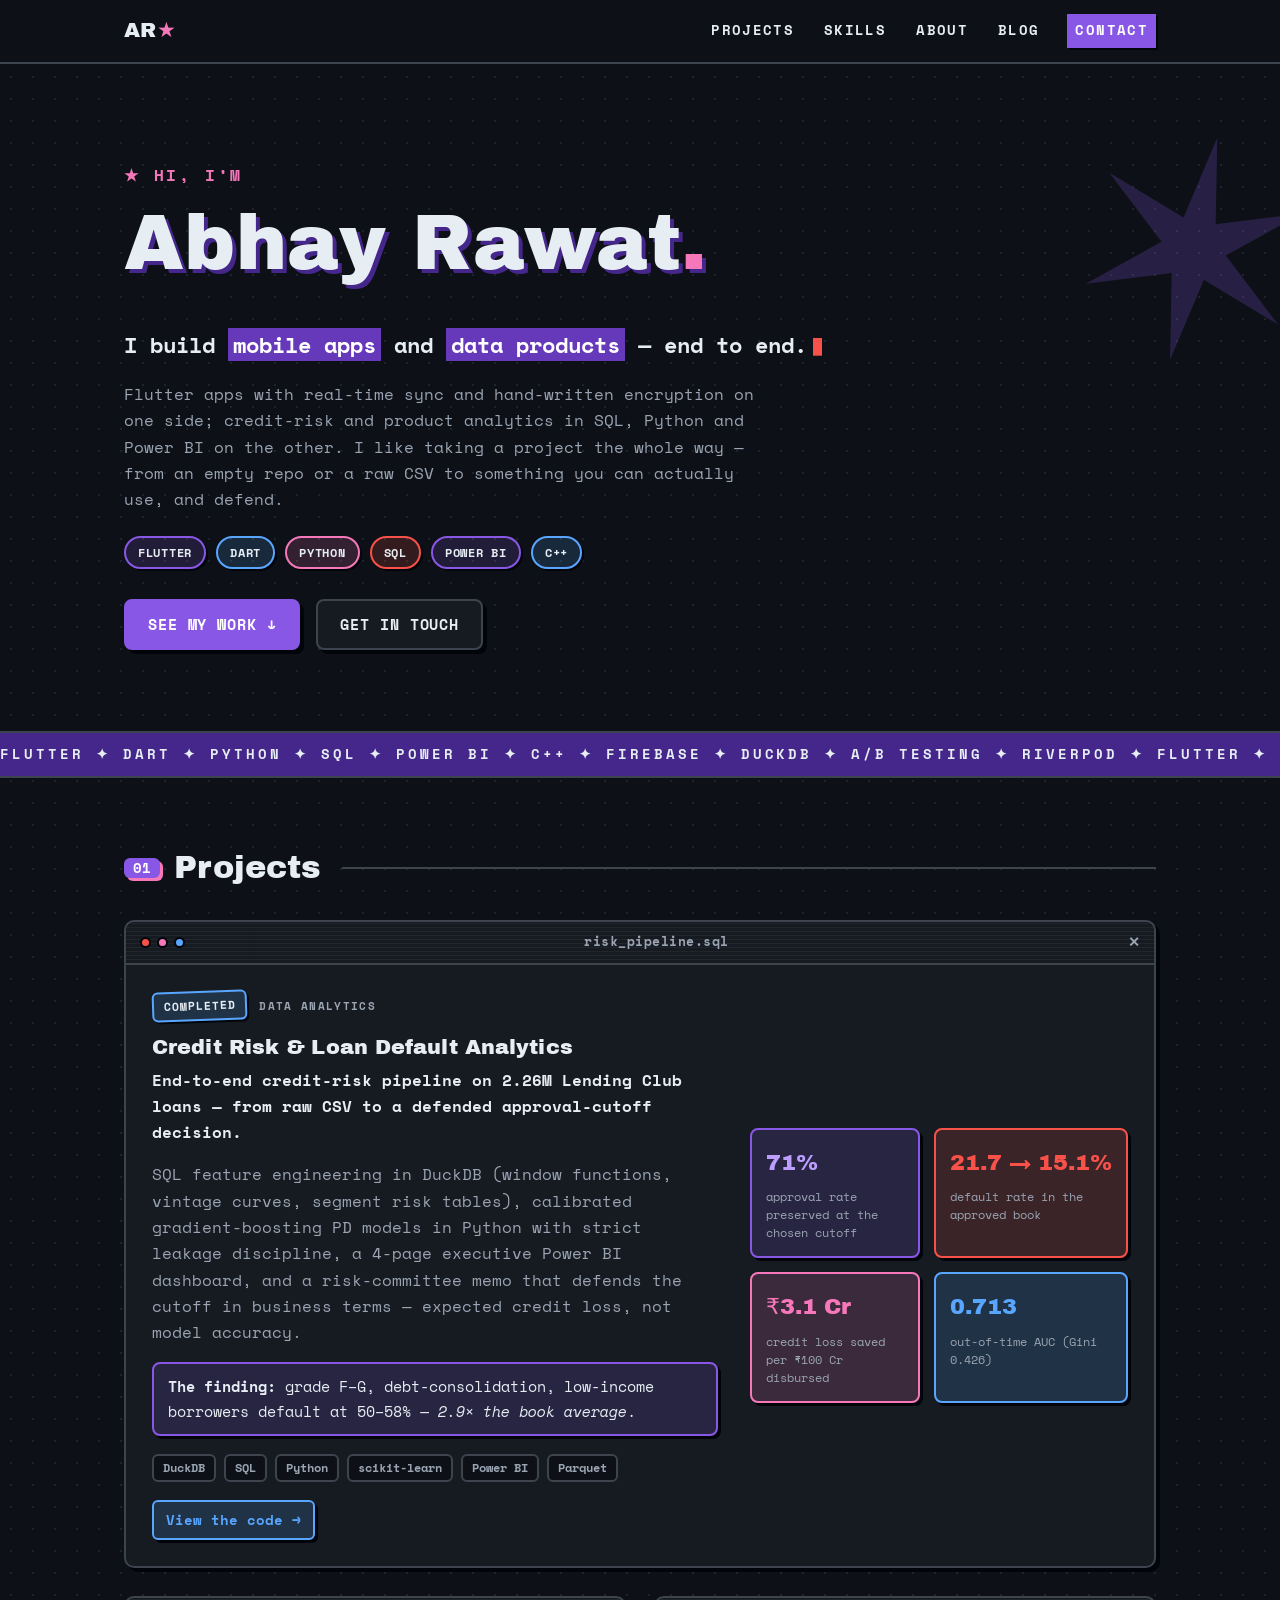
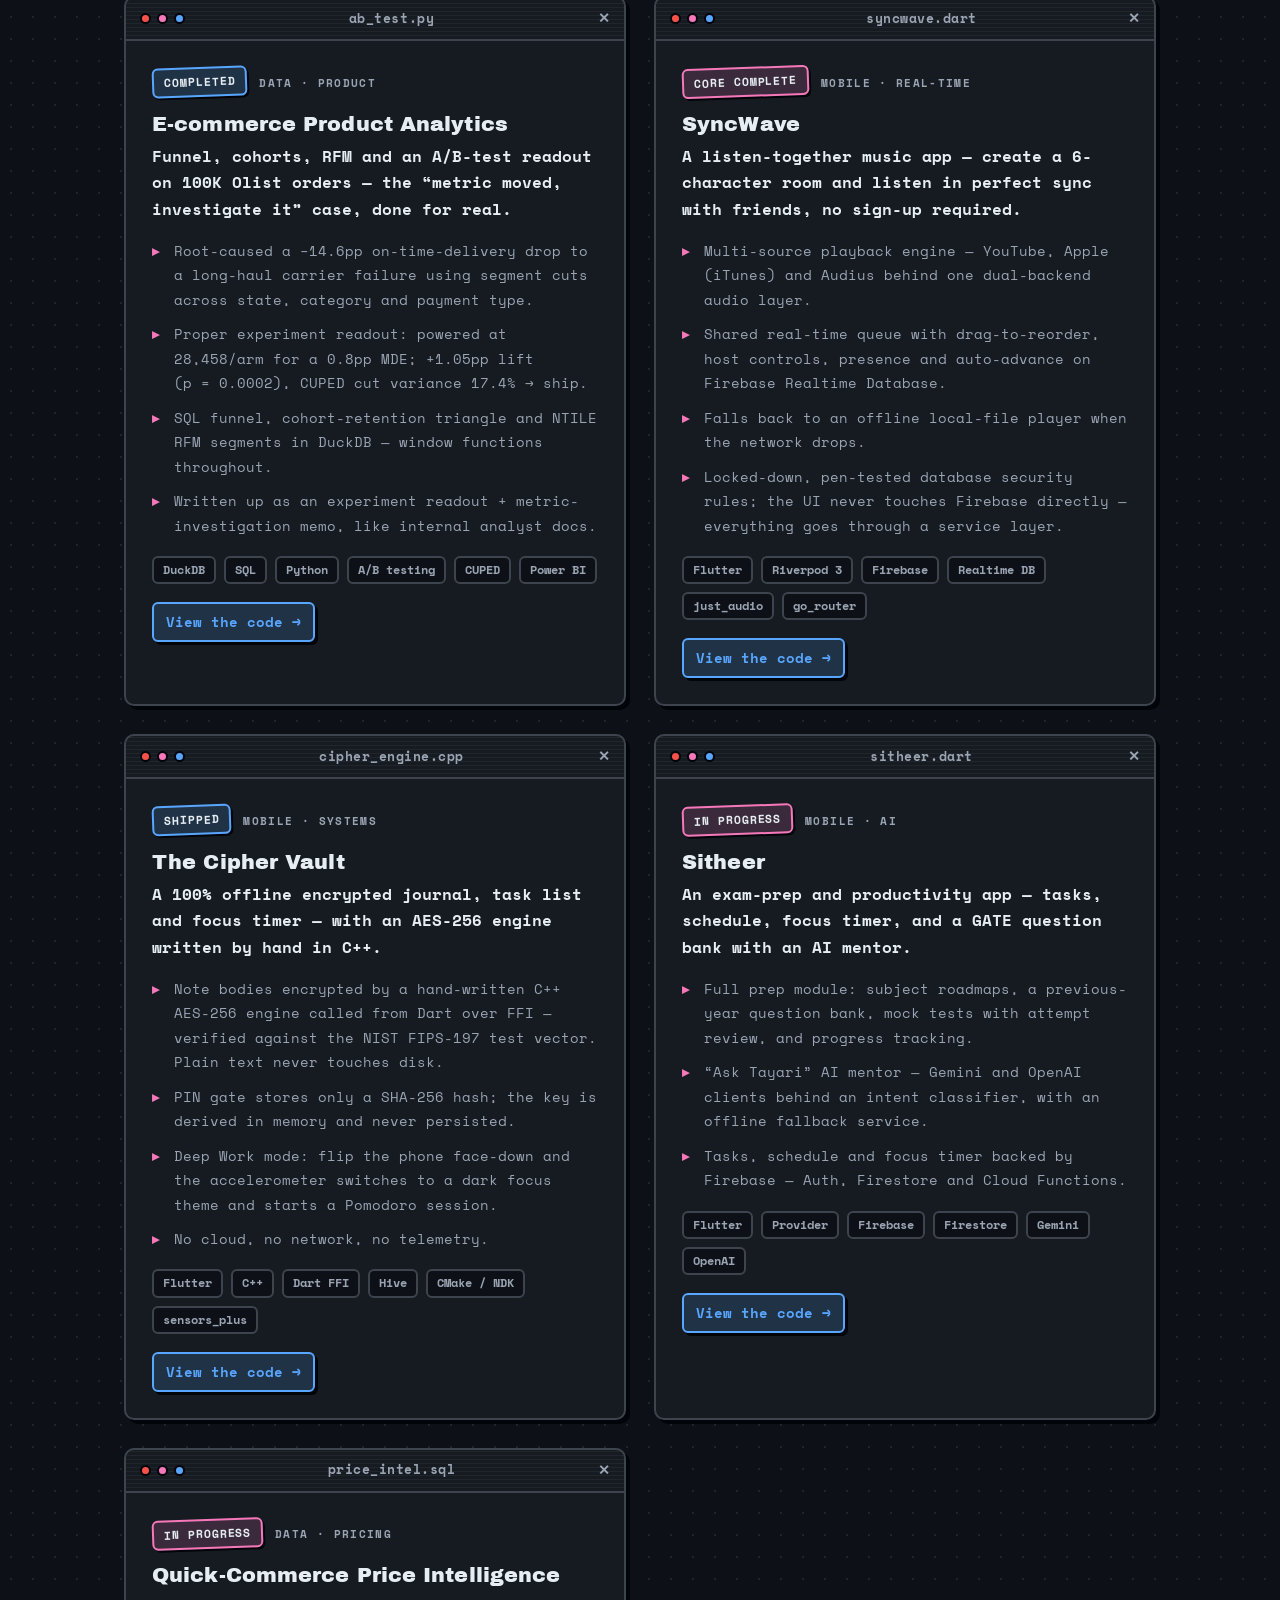
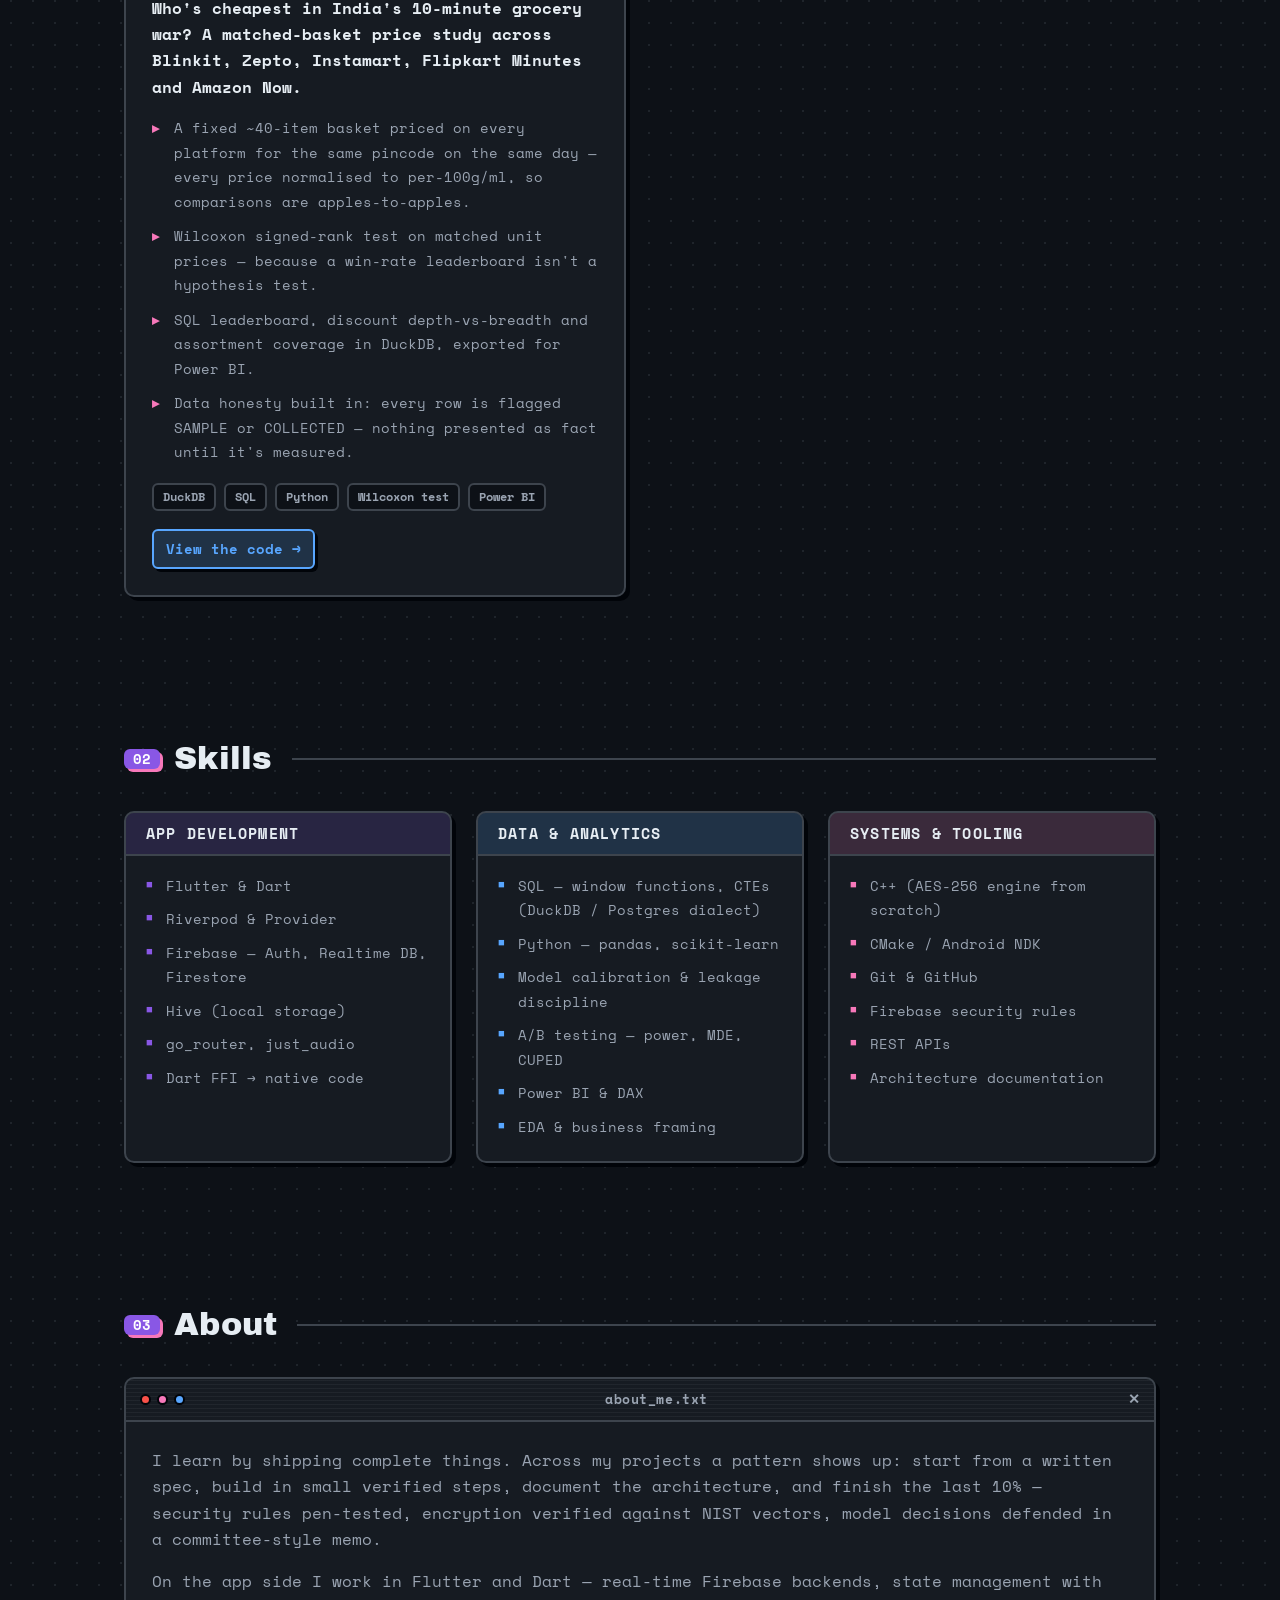
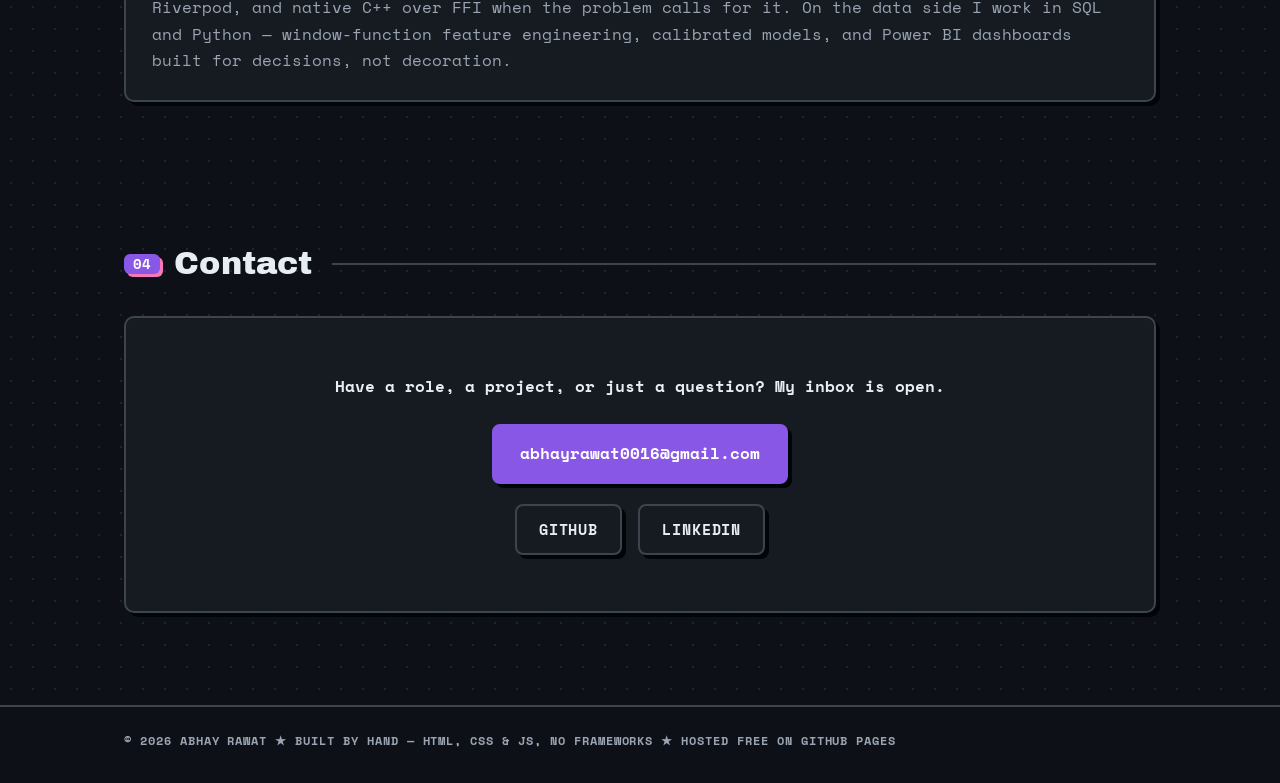
<file: index.html>
<!DOCTYPE html>
<html lang="en">
<head>
  <meta charset="UTF-8">
  <meta name="viewport" content="width=device-width, initial-scale=1.0">
  <title>Abhay Rawat — Flutter Developer &amp; Data Analyst</title>
  <meta name="description" content="Portfolio of Abhay Rawat — Flutter apps with real-time sync and hand-written encryption, plus credit-risk and product analytics in SQL, Python and Power BI.">
  <meta property="og:title" content="Abhay Rawat — Flutter Developer &amp; Data Analyst">
  <meta property="og:description" content="Six projects: mobile apps that sync in real time, an AES-256 engine written from scratch, and analytics pipelines spanning 2.26M loans and 100K e-commerce orders.">
  <meta property="og:type" content="website">
  <meta name="theme-color" content="#0d1117">
  <link rel="icon" href="data:image/svg+xml,%3Csvg xmlns='http://www.w3.org/2000/svg' viewBox='0 0 64 64'%3E%3Crect x='2' y='2' width='60' height='60' rx='10' fill='%230d1117' stroke='%238957e5' stroke-width='4'/%3E%3Ctext x='32' y='43' font-family='Arial Black, sans-serif' font-size='26' font-weight='900' fill='%23e6edf3' text-anchor='middle'%3EAR%3C/text%3E%3C/svg%3E">
  <link rel="preconnect" href="https://fonts.googleapis.com">
  <link rel="preconnect" href="https://fonts.gstatic.com" crossorigin>
  <link href="https://fonts.googleapis.com/css2?family=Archivo+Black&family=Space+Mono:wght@400;700&display=swap" rel="stylesheet">
  <link rel="stylesheet" href="styles.css">
</head>
<body id="top">

  <header class="site-header">
    <nav class="container nav" aria-label="Primary">
      <a class="brand" href="#top">AR<span class="brand-star">★</span></a>
      <div class="nav-links" id="nav-links">
        <a href="#projects" data-nav="projects">Projects</a>
        <a href="#skills" data-nav="skills">Skills</a>
        <a href="#about" data-nav="about">About</a>
        <a href="blog/">Blog</a>
        <a href="#contact" data-nav="contact">Contact</a>
      </div>
      <button class="icon-btn nav-burger" id="nav-burger" aria-label="Open menu" aria-expanded="false" aria-controls="nav-links">
        <svg width="20" height="20" viewBox="0 0 24 24" fill="none" stroke="currentColor" stroke-width="2.5" stroke-linecap="square" aria-hidden="true"><path d="M4 7h16M4 12h16M4 17h16"/></svg>
      </button>
    </nav>
  </header>

  <main>

    <!-- ============ HERO ============ -->
    <section class="hero">
      <div class="container hero-inner">
        <p class="hero-hi reveal">★ hi, i&rsquo;m</p>
        <h1 class="hero-name reveal">Abhay Rawat<span class="hero-dot">.</span></h1>
        <p class="hero-tagline reveal">I build <mark>mobile apps</mark> and <mark>data products</mark> — end to end.<span class="cursor" aria-hidden="true"></span></p>
        <p class="hero-body reveal">
          Flutter apps with real-time sync and hand-written encryption on one side;
          credit-risk and product analytics in SQL, Python and Power BI on the other.
          I like taking a project the whole way — from an empty repo or a raw CSV to
          something you can actually use, and defend.
        </p>
        <div class="hero-chips reveal" aria-label="Core technologies">
          <span class="chip chip-purple">Flutter</span>
          <span class="chip chip-blue">Dart</span>
          <span class="chip chip-pink">Python</span>
          <span class="chip chip-red">SQL</span>
          <span class="chip chip-purple">Power BI</span>
          <span class="chip chip-blue">C++</span>
        </div>
        <div class="hero-cta reveal">
          <a class="btn btn-primary" href="#projects">See my work ↓</a>
          <a class="btn btn-ghost" href="#contact">Get in touch</a>
        </div>
      </div>
    </section>

    <!-- ============ MARQUEE ============ -->
    <div class="marquee" aria-hidden="true">
      <div class="marquee-track">
        <span>FLUTTER ✦ DART ✦ PYTHON ✦ SQL ✦ POWER BI ✦ C++ ✦ FIREBASE ✦ DUCKDB ✦ A/B TESTING ✦ RIVERPOD ✦&nbsp;</span>
        <span>FLUTTER ✦ DART ✦ PYTHON ✦ SQL ✦ POWER BI ✦ C++ ✦ FIREBASE ✦ DUCKDB ✦ A/B TESTING ✦ RIVERPOD ✦&nbsp;</span>
      </div>
    </div>

    <!-- ============ PROJECTS ============ -->
    <section class="section container" id="projects">
      <h2 class="section-title reveal"><span class="section-index">01</span> Projects</h2>

      <!-- Flagship: credit risk -->
      <article class="window card-feature reveal">
        <div class="window-bar">
          <span class="win-dots" aria-hidden="true"><i class="dot-red"></i><i class="dot-pink"></i><i class="dot-blue"></i></span>
          <span class="win-title">risk_pipeline.sql</span>
          <span class="win-x" aria-hidden="true">✕</span>
        </div>
        <div class="window-body card-feature-inner">
          <div class="card-feature-main">
            <div class="card-top">
              <span class="status status-done">Completed</span>
              <span class="card-domain">Data Analytics</span>
            </div>
            <h3>Credit Risk &amp; Loan Default Analytics</h3>
            <p class="card-lead">
              End-to-end credit-risk pipeline on 2.26M Lending Club loans — from raw CSV
              to a defended approval-cutoff decision.
            </p>
            <p class="card-body-text">
              SQL feature engineering in DuckDB (window functions, vintage curves, segment
              risk tables), calibrated gradient-boosting PD models in Python with strict
              leakage discipline, a 4-page executive Power BI dashboard, and a
              risk-committee memo that defends the cutoff in business terms — expected
              credit loss, not model accuracy.
            </p>
            <p class="card-finding">
              <strong>The finding:</strong> grade F&ndash;G, debt-consolidation, low-income
              borrowers default at 50&ndash;58% — <em>2.9&times; the book average</em>.
            </p>
            <ul class="tags" aria-label="Technologies used">
              <li>DuckDB</li><li>SQL</li><li>Python</li><li>scikit-learn</li><li>Power BI</li><li>Parquet</li>
            </ul>
            <a class="card-link" href="https://github.com/licherover9000/credit-risk-analytics" target="_blank" rel="noopener">View the code &rarr;</a>
          </div>
          <div class="card-feature-metrics" aria-label="Headline results">
            <div class="metric">
              <span class="metric-value">71%</span>
              <span class="metric-label">approval rate preserved at the chosen cutoff</span>
            </div>
            <div class="metric">
              <span class="metric-value">21.7 &rarr; 15.1%</span>
              <span class="metric-label">default rate in the approved book</span>
            </div>
            <div class="metric">
              <span class="metric-value">&#8377;3.1 Cr</span>
              <span class="metric-label">credit loss saved per &#8377;100 Cr disbursed</span>
            </div>
            <div class="metric">
              <span class="metric-value">0.713</span>
              <span class="metric-label">out-of-time AUC (Gini 0.426)</span>
            </div>
          </div>
        </div>
      </article>

      <div class="card-grid">
        <!-- E-commerce product analytics -->
        <article class="window reveal">
          <div class="window-bar">
            <span class="win-dots" aria-hidden="true"><i class="dot-red"></i><i class="dot-pink"></i><i class="dot-blue"></i></span>
            <span class="win-title">ab_test.py</span>
            <span class="win-x" aria-hidden="true">✕</span>
          </div>
          <div class="window-body">
            <div class="card-top">
              <span class="status status-done">Completed</span>
              <span class="card-domain">Data &middot; Product</span>
            </div>
            <h3>E-commerce Product Analytics</h3>
            <p class="card-lead">
              Funnel, cohorts, RFM and an A/B-test readout on 100K Olist orders —
              the &ldquo;metric moved, investigate it&rdquo; case, done for real.
            </p>
            <ul class="card-points">
              <li>Root-caused a &minus;14.6pp on-time-delivery drop to a long-haul carrier failure using segment cuts across state, category and payment type.</li>
              <li>Proper experiment readout: powered at 28,458/arm for a 0.8pp MDE; +1.05pp lift (p&nbsp;=&nbsp;0.0002), CUPED cut variance 17.4% &rarr; ship.</li>
              <li>SQL funnel, cohort-retention triangle and NTILE RFM segments in DuckDB — window functions throughout.</li>
              <li>Written up as an experiment readout + metric-investigation memo, like internal analyst docs.</li>
            </ul>
            <ul class="tags" aria-label="Technologies used">
              <li>DuckDB</li><li>SQL</li><li>Python</li><li>A/B testing</li><li>CUPED</li><li>Power BI</li>
            </ul>
            <a class="card-link" href="https://github.com/licherover9000/ecommerce-analytics" target="_blank" rel="noopener">View the code &rarr;</a>
          </div>
        </article>

        <!-- SyncWave -->
        <article class="window reveal">
          <div class="window-bar">
            <span class="win-dots" aria-hidden="true"><i class="dot-red"></i><i class="dot-pink"></i><i class="dot-blue"></i></span>
            <span class="win-title">syncwave.dart</span>
            <span class="win-x" aria-hidden="true">✕</span>
          </div>
          <div class="window-body">
            <div class="card-top">
              <span class="status status-active">Core complete</span>
              <span class="card-domain">Mobile &middot; Real-time</span>
            </div>
            <h3>SyncWave</h3>
            <p class="card-lead">
              A listen-together music app — create a 6-character room and listen in
              perfect sync with friends, no sign-up required.
            </p>
            <ul class="card-points">
              <li>Multi-source playback engine — YouTube, Apple (iTunes) and Audius behind one dual-backend audio layer.</li>
              <li>Shared real-time queue with drag-to-reorder, host controls, presence and auto-advance on Firebase Realtime Database.</li>
              <li>Falls back to an offline local-file player when the network drops.</li>
              <li>Locked-down, pen-tested database security rules; the UI never touches Firebase directly — everything goes through a service layer.</li>
            </ul>
            <ul class="tags" aria-label="Technologies used">
              <li>Flutter</li><li>Riverpod 3</li><li>Firebase</li><li>Realtime DB</li><li>just_audio</li><li>go_router</li>
            </ul>
            <a class="card-link" href="https://github.com/licherover9000/syncwave" target="_blank" rel="noopener">View the code &rarr;</a>
          </div>
        </article>

        <!-- Cipher Vault -->
        <article class="window reveal">
          <div class="window-bar">
            <span class="win-dots" aria-hidden="true"><i class="dot-red"></i><i class="dot-pink"></i><i class="dot-blue"></i></span>
            <span class="win-title">cipher_engine.cpp</span>
            <span class="win-x" aria-hidden="true">✕</span>
          </div>
          <div class="window-body">
            <div class="card-top">
              <span class="status status-done">Shipped</span>
              <span class="card-domain">Mobile &middot; Systems</span>
            </div>
            <h3>The Cipher Vault</h3>
            <p class="card-lead">
              A 100% offline encrypted journal, task list and focus timer — with an
              AES-256 engine written by hand in C++.
            </p>
            <ul class="card-points">
              <li>Note bodies encrypted by a hand-written C++ AES-256 engine called from Dart over FFI — verified against the NIST FIPS-197 test vector. Plain text never touches disk.</li>
              <li>PIN gate stores only a SHA-256 hash; the key is derived in memory and never persisted.</li>
              <li>Deep Work mode: flip the phone face-down and the accelerometer switches to a dark focus theme and starts a Pomodoro session.</li>
              <li>No cloud, no network, no telemetry.</li>
            </ul>
            <ul class="tags" aria-label="Technologies used">
              <li>Flutter</li><li>C++</li><li>Dart FFI</li><li>Hive</li><li>CMake / NDK</li><li>sensors_plus</li>
            </ul>
            <a class="card-link" href="https://github.com/licherover9000/cipher_vault" target="_blank" rel="noopener">View the code &rarr;</a>
          </div>
        </article>

        <!-- Sitheer -->
        <article class="window reveal">
          <div class="window-bar">
            <span class="win-dots" aria-hidden="true"><i class="dot-red"></i><i class="dot-pink"></i><i class="dot-blue"></i></span>
            <span class="win-title">sitheer.dart</span>
            <span class="win-x" aria-hidden="true">✕</span>
          </div>
          <div class="window-body">
            <div class="card-top">
              <span class="status status-active">In progress</span>
              <span class="card-domain">Mobile &middot; AI</span>
            </div>
            <h3>Sitheer</h3>
            <p class="card-lead">
              An exam-prep and productivity app — tasks, schedule, focus timer, and a
              GATE question bank with an AI mentor.
            </p>
            <ul class="card-points">
              <li>Full prep module: subject roadmaps, a previous-year question bank, mock tests with attempt review, and progress tracking.</li>
              <li>&ldquo;Ask Tayari&rdquo; AI mentor — Gemini and OpenAI clients behind an intent classifier, with an offline fallback service.</li>
              <li>Tasks, schedule and focus timer backed by Firebase — Auth, Firestore and Cloud Functions.</li>
            </ul>
            <ul class="tags" aria-label="Technologies used">
              <li>Flutter</li><li>Provider</li><li>Firebase</li><li>Firestore</li><li>Gemini</li><li>OpenAI</li>
            </ul>
            <a class="card-link" href="https://github.com/licherover9000/sitheer" target="_blank" rel="noopener">View the code &rarr;</a>
          </div>
        </article>

        <!-- Quick-commerce price intelligence -->
        <article class="window reveal">
          <div class="window-bar">
            <span class="win-dots" aria-hidden="true"><i class="dot-red"></i><i class="dot-pink"></i><i class="dot-blue"></i></span>
            <span class="win-title">price_intel.sql</span>
            <span class="win-x" aria-hidden="true">✕</span>
          </div>
          <div class="window-body">
            <div class="card-top">
              <span class="status status-active">In progress</span>
              <span class="card-domain">Data &middot; Pricing</span>
            </div>
            <h3>Quick-Commerce Price Intelligence</h3>
            <p class="card-lead">
              Who's cheapest in India's 10-minute grocery war? A matched-basket price
              study across Blinkit, Zepto, Instamart, Flipkart Minutes and Amazon Now.
            </p>
            <ul class="card-points">
              <li>A fixed ~40-item basket priced on every platform for the same pincode on the same day — every price normalised to per-100g/ml, so comparisons are apples-to-apples.</li>
              <li>Wilcoxon signed-rank test on matched unit prices — because a win-rate leaderboard isn't a hypothesis test.</li>
              <li>SQL leaderboard, discount depth-vs-breadth and assortment coverage in DuckDB, exported for Power BI.</li>
              <li>Data honesty built in: every row is flagged SAMPLE or COLLECTED — nothing presented as fact until it's measured.</li>
            </ul>
            <ul class="tags" aria-label="Technologies used">
              <li>DuckDB</li><li>SQL</li><li>Python</li><li>Wilcoxon test</li><li>Power BI</li>
            </ul>
            <a class="card-link" href="https://github.com/licherover9000/quick-commerce-intel" target="_blank" rel="noopener">View the code &rarr;</a>
          </div>
        </article>
      </div>
    </section>

    <!-- ============ SKILLS ============ -->
    <section class="section container" id="skills">
      <h2 class="section-title reveal"><span class="section-index">02</span> Skills</h2>
      <div class="skills-grid">
        <div class="skill-group reveal">
          <h3 class="skill-head skill-head-purple">App Development</h3>
          <ul>
            <li>Flutter &amp; Dart</li>
            <li>Riverpod &amp; Provider</li>
            <li>Firebase — Auth, Realtime DB, Firestore</li>
            <li>Hive (local storage)</li>
            <li>go_router, just_audio</li>
            <li>Dart FFI &rarr; native code</li>
          </ul>
        </div>
        <div class="skill-group reveal">
          <h3 class="skill-head skill-head-blue">Data &amp; Analytics</h3>
          <ul>
            <li>SQL — window functions, CTEs (DuckDB / Postgres dialect)</li>
            <li>Python — pandas, scikit-learn</li>
            <li>Model calibration &amp; leakage discipline</li>
            <li>A/B testing — power, MDE, CUPED</li>
            <li>Power BI &amp; DAX</li>
            <li>EDA &amp; business framing</li>
          </ul>
        </div>
        <div class="skill-group reveal">
          <h3 class="skill-head skill-head-pink">Systems &amp; Tooling</h3>
          <ul>
            <li>C++ (AES-256 engine from scratch)</li>
            <li>CMake / Android NDK</li>
            <li>Git &amp; GitHub</li>
            <li>Firebase security rules</li>
            <li>REST APIs</li>
            <li>Architecture documentation</li>
          </ul>
        </div>
      </div>
    </section>

    <!-- ============ ABOUT ============ -->
    <section class="section container" id="about">
      <h2 class="section-title reveal"><span class="section-index">03</span> About</h2>
      <article class="window reveal">
        <div class="window-bar">
          <span class="win-dots" aria-hidden="true"><i class="dot-red"></i><i class="dot-pink"></i><i class="dot-blue"></i></span>
          <span class="win-title">about_me.txt</span>
          <span class="win-x" aria-hidden="true">✕</span>
        </div>
        <div class="window-body about-body">
          <p>
            I learn by shipping complete things. Across my projects a pattern shows up:
            start from a written spec, build in small verified steps, document the
            architecture, and finish the last 10% — security rules pen-tested, encryption
            verified against NIST vectors, model decisions defended in a committee-style memo.
          </p>
          <p>
            On the app side I work in Flutter and Dart — real-time Firebase backends,
            state management with Riverpod, and native C++ over FFI when the problem
            calls for it. On the data side I work in SQL and Python — window-function
            feature engineering, calibrated models, and Power BI dashboards built for
            decisions, not decoration.
          </p>
          <!-- TODO(Abhay): add a short line here about your background / education and
               what kind of role you're looking for. -->
        </div>
      </article>
    </section>

    <!-- ============ CONTACT ============ -->
    <section class="section container" id="contact">
      <h2 class="section-title reveal"><span class="section-index">04</span> Contact</h2>
      <div class="contact-box reveal">
        <p class="contact-lead">Have a role, a project, or just a question? My inbox is open.</p>
        <a class="btn btn-primary btn-lg" href="mailto:abhayrawat0016@gmail.com">abhayrawat0016@gmail.com</a>
        <div class="contact-links">
          <a class="btn btn-ghost" href="https://github.com/licherover9000" target="_blank" rel="noopener">GitHub</a>
          <a class="btn btn-ghost" href="https://www.linkedin.com/in/abhayrawat1901" target="_blank" rel="noopener">LinkedIn</a>
        </div>
      </div>
    </section>

  </main>

  <footer class="site-footer">
    <div class="container">
      <p>© <span id="year">2026</span> ABHAY RAWAT ★ BUILT BY HAND — HTML, CSS &amp; JS, NO FRAMEWORKS ★ HOSTED FREE ON GITHUB PAGES</p>
    </div>
  </footer>

  <script src="script.js"></script>
</body>
</html>
</file>
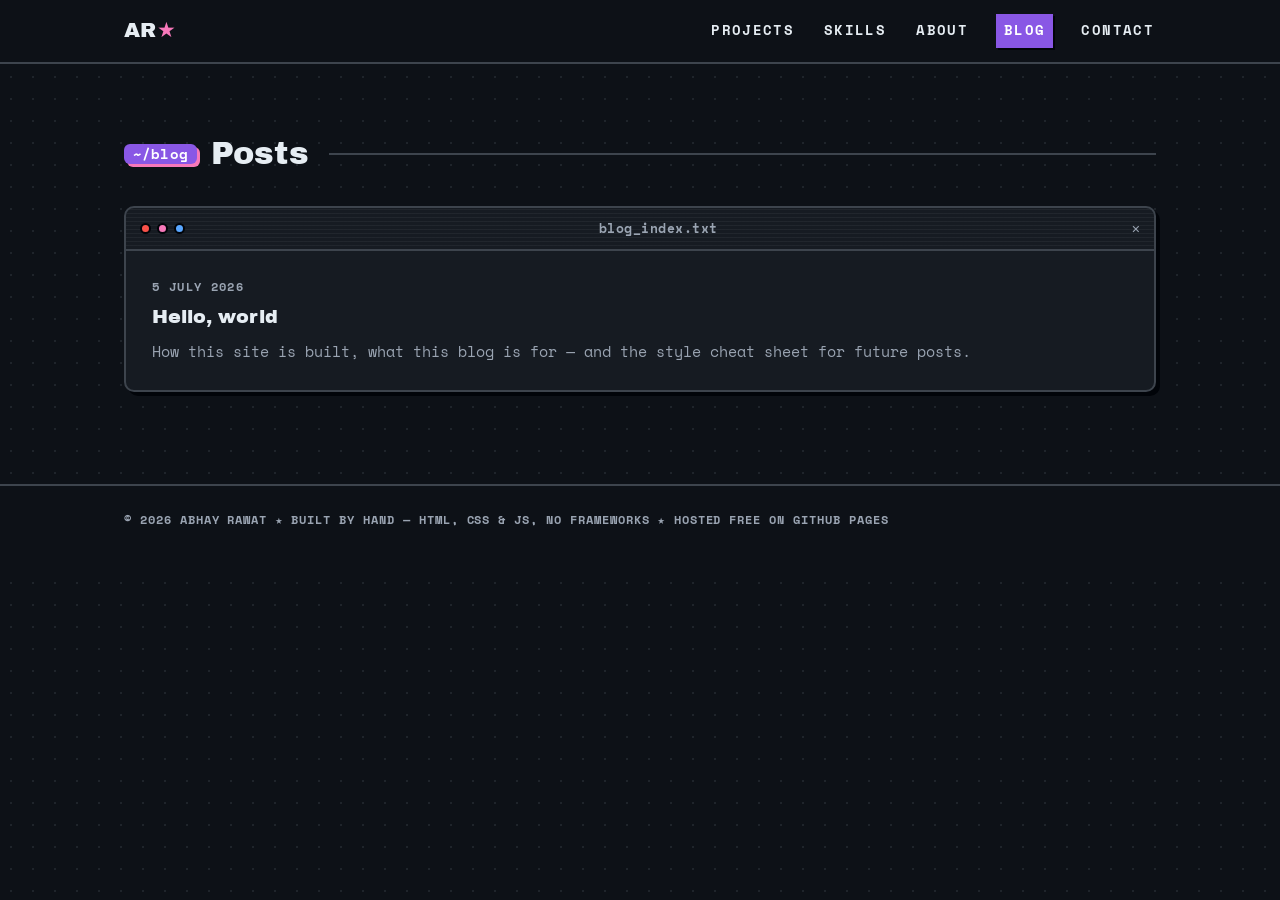
<file: blog/index.html>
<!DOCTYPE html>
<html lang="en">
<head>
  <meta charset="UTF-8">
  <meta name="viewport" content="width=device-width, initial-scale=1.0">
  <title>Blog — Abhay Rawat</title>
  <meta name="description" content="Notes on what I build — Flutter apps, SQL pipelines, and what breaks along the way.">
  <meta name="theme-color" content="#0d1117">
  <link rel="icon" href="data:image/svg+xml,%3Csvg xmlns='http://www.w3.org/2000/svg' viewBox='0 0 64 64'%3E%3Crect x='2' y='2' width='60' height='60' rx='10' fill='%230d1117' stroke='%238957e5' stroke-width='4'/%3E%3Ctext x='32' y='43' font-family='Arial Black, sans-serif' font-size='26' font-weight='900' fill='%23e6edf3' text-anchor='middle'%3EAR%3C/text%3E%3C/svg%3E">
  <link rel="preconnect" href="https://fonts.googleapis.com">
  <link rel="preconnect" href="https://fonts.gstatic.com" crossorigin>
  <link href="https://fonts.googleapis.com/css2?family=Archivo+Black&family=Space+Mono:wght@400;700&display=swap" rel="stylesheet">
  <link rel="stylesheet" href="../styles.css">
</head>
<body>

  <header class="site-header">
    <nav class="container nav" aria-label="Primary">
      <a class="brand" href="../index.html">AR<span class="brand-star">★</span></a>
      <div class="nav-links" id="nav-links">
        <a href="../index.html#projects">Projects</a>
        <a href="../index.html#skills">Skills</a>
        <a href="../index.html#about">About</a>
        <a href="index.html" class="active">Blog</a>
        <a href="../index.html#contact">Contact</a>
      </div>
      <button class="icon-btn nav-burger" id="nav-burger" aria-label="Open menu" aria-expanded="false" aria-controls="nav-links">
        <svg width="20" height="20" viewBox="0 0 24 24" fill="none" stroke="currentColor" stroke-width="2.5" stroke-linecap="square" aria-hidden="true"><path d="M4 7h16M4 12h16M4 17h16"/></svg>
      </button>
    </nav>
  </header>

  <main>
    <section class="section container">
      <h2 class="section-title"><span class="section-index">~/blog</span> Posts</h2>

      <article class="window">
        <div class="window-bar">
          <span class="win-dots" aria-hidden="true"><i class="dot-red"></i><i class="dot-pink"></i><i class="dot-blue"></i></span>
          <span class="win-title">blog_index.txt</span>
          <span class="win-x" aria-hidden="true">✕</span>
        </div>
        <div class="window-body">
          <ul class="post-list">
            <!-- Newest post on top. To add a post: copy the latest post file,
                 rename it (date-slug.html), write it, then add an <li> here. -->
            <li>
              <span class="post-date">5 July 2026</span>
              <a class="post-title" href="2026-07-05-hello-world.html">Hello, world</a>
              <p>How this site is built, what this blog is for — and the style cheat sheet for future posts.</p>
            </li>
          </ul>
        </div>
      </article>
    </section>
  </main>

  <footer class="site-footer">
    <div class="container">
      <p>© <span id="year">2026</span> ABHAY RAWAT ★ BUILT BY HAND — HTML, CSS &amp; JS, NO FRAMEWORKS ★ HOSTED FREE ON GITHUB PAGES</p>
    </div>
  </footer>

  <script src="../script.js"></script>
</body>
</html>
</file>
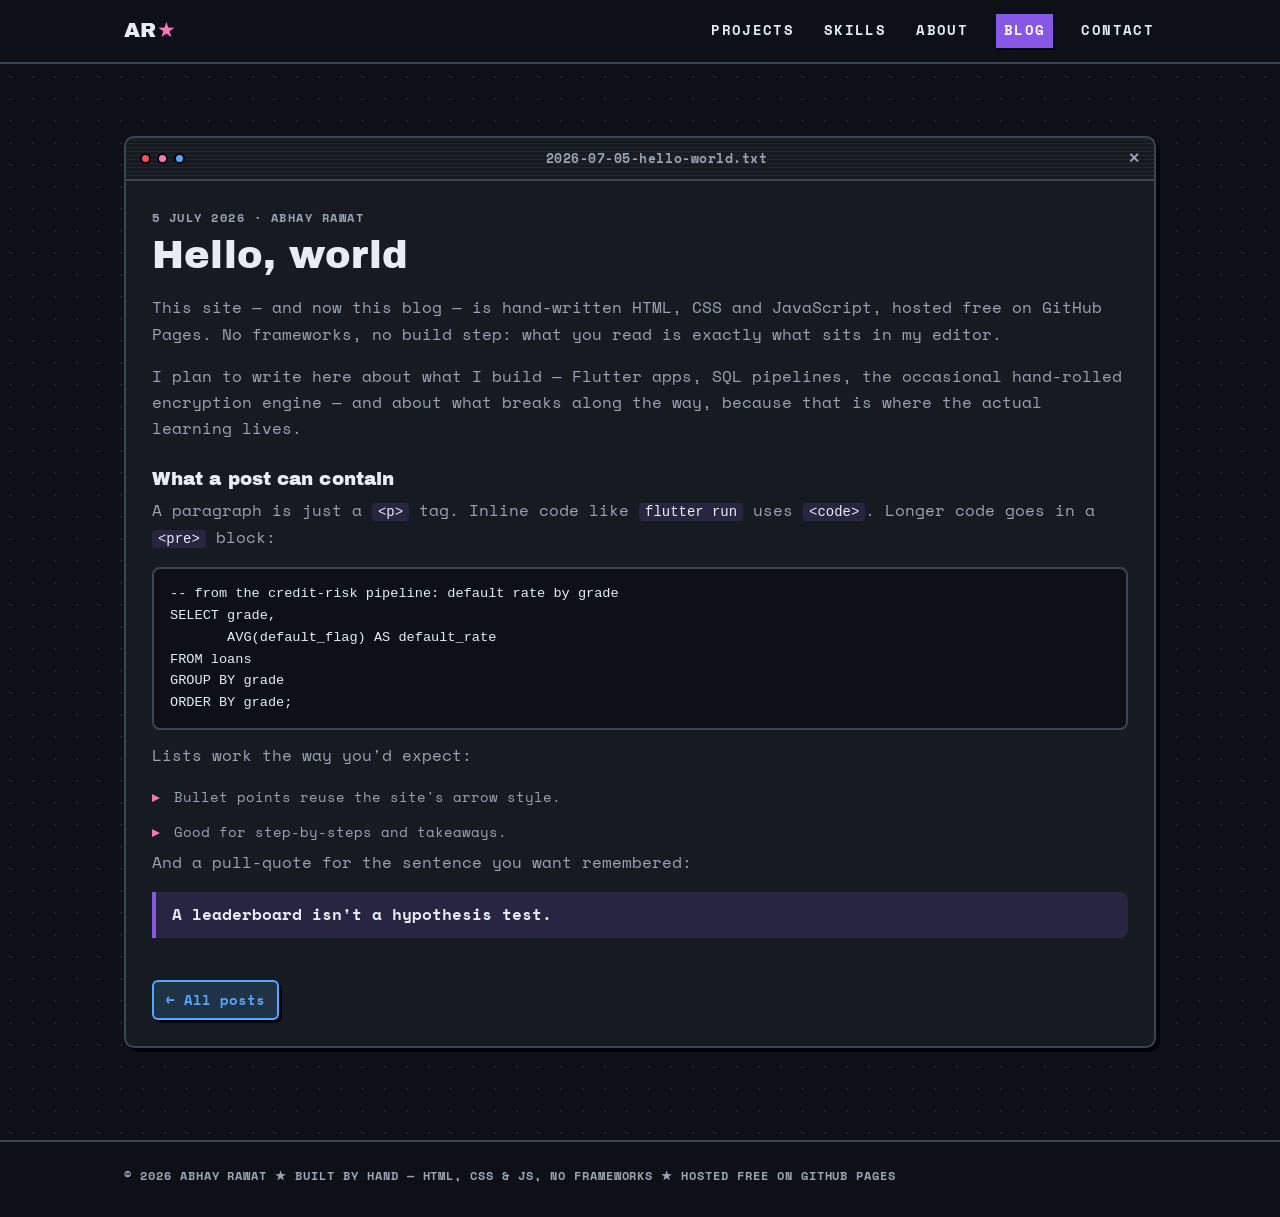
<file: blog/2026-07-05-hello-world.html>
<!DOCTYPE html>
<html lang="en">
<head>
  <meta charset="UTF-8">
  <meta name="viewport" content="width=device-width, initial-scale=1.0">
  <title>Hello, world — Abhay Rawat</title>
  <meta name="description" content="How this site is built, what this blog is for — and the style cheat sheet for future posts.">
  <meta name="theme-color" content="#0d1117">
  <link rel="icon" href="data:image/svg+xml,%3Csvg xmlns='http://www.w3.org/2000/svg' viewBox='0 0 64 64'%3E%3Crect x='2' y='2' width='60' height='60' rx='10' fill='%230d1117' stroke='%238957e5' stroke-width='4'/%3E%3Ctext x='32' y='43' font-family='Arial Black, sans-serif' font-size='26' font-weight='900' fill='%23e6edf3' text-anchor='middle'%3EAR%3C/text%3E%3C/svg%3E">
  <link rel="preconnect" href="https://fonts.googleapis.com">
  <link rel="preconnect" href="https://fonts.gstatic.com" crossorigin>
  <link href="https://fonts.googleapis.com/css2?family=Archivo+Black&family=Space+Mono:wght@400;700&display=swap" rel="stylesheet">
  <link rel="stylesheet" href="../styles.css">
</head>
<body>

  <header class="site-header">
    <nav class="container nav" aria-label="Primary">
      <a class="brand" href="../index.html">AR<span class="brand-star">★</span></a>
      <div class="nav-links" id="nav-links">
        <a href="../index.html#projects">Projects</a>
        <a href="../index.html#skills">Skills</a>
        <a href="../index.html#about">About</a>
        <a href="index.html" class="active">Blog</a>
        <a href="../index.html#contact">Contact</a>
      </div>
      <button class="icon-btn nav-burger" id="nav-burger" aria-label="Open menu" aria-expanded="false" aria-controls="nav-links">
        <svg width="20" height="20" viewBox="0 0 24 24" fill="none" stroke="currentColor" stroke-width="2.5" stroke-linecap="square" aria-hidden="true"><path d="M4 7h16M4 12h16M4 17h16"/></svg>
      </button>
    </nav>
  </header>

  <main>
    <section class="section container">

      <article class="window post">
        <div class="window-bar">
          <span class="win-dots" aria-hidden="true"><i class="dot-red"></i><i class="dot-pink"></i><i class="dot-blue"></i></span>
          <span class="win-title">2026-07-05-hello-world.txt</span>
          <span class="win-x" aria-hidden="true">✕</span>
        </div>
        <div class="window-body">
          <p class="post-meta">5 July 2026 · Abhay Rawat</p>
          <h1>Hello, world</h1>

          <p>
            This site — and now this blog — is hand-written HTML, CSS and JavaScript,
            hosted free on GitHub Pages. No frameworks, no build step: what you read
            is exactly what sits in my editor.
          </p>
          <p>
            I plan to write here about what I build — Flutter apps, SQL pipelines,
            the occasional hand-rolled encryption engine — and about what breaks
            along the way, because that is where the actual learning lives.
          </p>
          <!-- TODO(Abhay): the two paragraphs above are a starter — make them yours.
               Everything below is a living style guide: keep it, or delete it once
               you know the ropes. To write the NEXT post: copy this file, rename it
               (YYYY-MM-DD-your-slug.html), edit, then add a line to blog/index.html. -->

          <h2>What a post can contain</h2>
          <p>
            A paragraph is just a <code>&lt;p&gt;</code> tag. Inline code like
            <code>flutter run</code> uses <code>&lt;code&gt;</code>. Longer code goes
            in a <code>&lt;pre&gt;</code> block:
          </p>
<pre>-- from the credit-risk pipeline: default rate by grade
SELECT grade,
       AVG(default_flag) AS default_rate
FROM loans
GROUP BY grade
ORDER BY grade;</pre>
          <p>Lists work the way you'd expect:</p>
          <ul class="card-points">
            <li>Bullet points reuse the site's arrow style.</li>
            <li>Good for step-by-steps and takeaways.</li>
          </ul>
          <p>And a pull-quote for the sentence you want remembered:</p>
          <blockquote>A leaderboard isn't a hypothesis test.</blockquote>
          <!-- An image would look like this (put the file in ../assets/):
          <img src="../assets/my-screenshot.png" alt="Describe the image" loading="lazy">
          -->

          <a class="card-link" href="index.html">&larr; All posts</a>
        </div>
      </article>

    </section>
  </main>

  <footer class="site-footer">
    <div class="container">
      <p>© <span id="year">2026</span> ABHAY RAWAT ★ BUILT BY HAND — HTML, CSS &amp; JS, NO FRAMEWORKS ★ HOSTED FREE ON GITHUB PAGES</p>
    </div>
  </footer>

  <script src="../script.js"></script>
</body>
</html>
</file>
<file: styles.css>
/* ============================================================
   Abhay Rawat — portfolio
   Retro-dark, GitHub-inspired theme: #0d1117 paper, gray-line
   borders, hard near-black shadows, purple/red/pink/blue accents.
   Plain CSS, no frameworks.
   ============================================================ */

/* ---------- Tokens ---------- */
:root {
  --font-display: "Archivo Black", "Arial Black", sans-serif;
  --font-body: "Space Mono", "Courier New", monospace;

  --bg: #0d1117;           /* GitHub dark page background */
  --panel: #161b22;        /* card / window background     */
  --text: #e6edf3;         /* primary text                 */
  --muted: #9aa4b2;        /* secondary text               */
  --line: #3d444d;         /* borders                      */
  --shadow-c: #010409;     /* hard-shadow color            */

  --purple: #8957e5;
  --purple-deep: #45278b;
  --red: #f85149;
  --pink: #f778ba;
  --blue: #58a6ff;

  --purple-tint: rgba(137, 87, 229, 0.16);
  --red-tint: rgba(248, 81, 73, 0.16);
  --pink-tint: rgba(247, 120, 186, 0.16);
  --blue-tint: rgba(88, 166, 255, 0.16);

  --border: 2px solid var(--line);
  --shadow: 4px 4px 0 var(--shadow-c);
  --shadow-lg: 6px 6px 0 var(--shadow-c);

  --radius: 10px;
  --container: 1080px;
}

/* ---------- Base ---------- */
*, *::before, *::after { box-sizing: border-box; }

html { scroll-behavior: smooth; }

body {
  margin: 0;
  font-family: var(--font-body);
  font-size: 15.5px;
  line-height: 1.7;
  color: var(--text);
  background-color: var(--bg);
  /* faint dotted "graph paper" texture on dark */
  background-image: radial-gradient(rgba(154, 164, 178, 0.13) 1px, transparent 1.5px);
  background-size: 22px 22px;
}

h1, h2, h3 {
  font-family: var(--font-display);
  font-weight: 400; /* Archivo Black is already black */
  line-height: 1.12;
  margin: 0 0 0.5em;
  letter-spacing: 0.005em;
  color: var(--text);
}

p { margin: 0 0 1em; }
a { color: var(--blue); text-decoration-thickness: 2px; text-underline-offset: 3px; }
ul { margin: 0; }

.container {
  max-width: var(--container);
  margin-inline: auto;
  padding-inline: 24px;
}

section[id] { scroll-margin-top: 92px; }

:focus-visible {
  outline: 3px solid var(--blue);
  outline-offset: 3px;
}

::selection { background: var(--purple); color: #ffffff; }

mark {
  background: #6639ba;
  color: #ffffff;
  padding: 0 5px;
}

/* ---------- Header / nav ---------- */
.site-header {
  position: sticky;
  top: 0;
  z-index: 50;
  background: var(--bg);
  border-bottom: var(--border);
}

.nav {
  display: flex;
  align-items: center;
  justify-content: space-between;
  gap: 16px;
  height: 62px;
}

.brand {
  font-family: var(--font-display);
  font-size: 1.3rem;
  color: var(--text);
  text-decoration: none;
  letter-spacing: 0.02em;
}
.brand-star { color: var(--pink); }

.nav-links { display: flex; gap: 26px; }
.nav-links a {
  color: var(--text);
  font-size: 0.85rem;
  font-weight: 700;
  text-transform: uppercase;
  letter-spacing: 0.1em;
  text-decoration: none;
  padding: 5px 2px;
}
.nav-links a:hover { background: var(--purple-tint); }
.nav-links a.active {
  background: var(--purple);
  color: #ffffff;
  box-shadow: 2px 2px 0 var(--shadow-c);
  padding-inline: 8px;
}

.icon-btn {
  display: inline-flex;
  align-items: center;
  justify-content: center;
  width: 40px;
  height: 40px;
  border: var(--border);
  border-radius: 8px;
  background: var(--panel);
  color: var(--text);
  cursor: pointer;
  box-shadow: 3px 3px 0 var(--shadow-c);
}
.icon-btn:hover { transform: translate(1px, 1px); box-shadow: 2px 2px 0 var(--shadow-c); }

.nav-burger { display: none; }

/* ---------- Buttons ---------- */
.btn {
  display: inline-flex;
  align-items: center;
  justify-content: center;
  gap: 8px;
  padding: 11px 22px;
  border: var(--border);
  border-radius: 8px;
  font-family: var(--font-body);
  font-weight: 700;
  font-size: 0.92rem;
  text-transform: uppercase;
  letter-spacing: 0.06em;
  text-decoration: none;
  color: var(--text);
  box-shadow: var(--shadow);
  transition: transform 0.1s ease, box-shadow 0.1s ease;
  cursor: pointer;
}
.btn:hover { transform: translate(2px, 2px); box-shadow: 2px 2px 0 var(--shadow-c); }
.btn:active { transform: translate(4px, 4px); box-shadow: none; }

.btn-primary { background: var(--purple); border-color: var(--purple); color: #ffffff; }
.btn-ghost { background: var(--panel); }
.btn-lg { padding: 14px 26px; font-size: 1rem; text-transform: none; letter-spacing: 0; }

/* ---------- Hero ---------- */
.hero { position: relative; overflow: hidden; }

.hero::after {
  content: "✶";
  position: absolute;
  right: -40px;
  top: 30px;
  font-size: 300px;
  line-height: 1;
  color: var(--purple);
  opacity: 0.22;
  transform: rotate(12deg);
  pointer-events: none;
}

.hero-inner {
  padding-top: clamp(64px, 11vh, 120px);
  padding-bottom: clamp(52px, 9vh, 100px);
  position: relative;
}

.hero-hi {
  font-weight: 700;
  text-transform: uppercase;
  letter-spacing: 0.18em;
  color: var(--pink);
  margin-bottom: 12px;
}

.hero-name {
  font-size: clamp(2.7rem, 8vw, 4.8rem);
  letter-spacing: 0.005em;
  text-shadow: 4px 4px 0 var(--purple-deep);
}
.hero-dot { color: var(--pink); }

.hero-tagline {
  font-size: clamp(1.05rem, 2.6vw, 1.4rem);
  font-weight: 700;
  margin: 10px 0 18px;
}

/* blinking terminal cursor */
.cursor::after {
  content: "▮";
  color: var(--red);
  margin-left: 4px;
  animation: blink 1.1s steps(2, start) infinite;
}
@keyframes blink { to { visibility: hidden; } }

.hero-body { max-width: 640px; color: var(--muted); }

.hero-chips { display: flex; flex-wrap: wrap; gap: 10px; margin: 22px 0 30px; }

.chip {
  font-size: 0.78rem;
  font-weight: 700;
  text-transform: uppercase;
  letter-spacing: 0.06em;
  padding: 4px 12px;
  border: var(--border);
  border-radius: 999px;
  box-shadow: 2px 2px 0 var(--shadow-c);
  background: var(--panel);
  color: var(--text);
}
.chip-purple { background: var(--purple-tint); border-color: var(--purple); }
.chip-blue   { background: var(--blue-tint);   border-color: var(--blue); }
.chip-pink   { background: var(--pink-tint);   border-color: var(--pink); }
.chip-red    { background: var(--red-tint);    border-color: var(--red); }

.hero-cta { display: flex; flex-wrap: wrap; gap: 16px; }

/* ---------- Marquee ---------- */
.marquee {
  border-top: var(--border);
  border-bottom: var(--border);
  background: var(--purple-deep);
  color: #e6edf3;
  overflow: hidden;
}
.marquee-track {
  display: flex;
  width: max-content;
  animation: marquee 32s linear infinite;
}
.marquee-track span {
  font-weight: 700;
  font-size: 0.85rem;
  letter-spacing: 0.22em;
  padding-block: 10px;
  white-space: nowrap;
}
@keyframes marquee { to { transform: translateX(-50%); } }

/* ---------- Sections ---------- */
.section { padding-block: clamp(48px, 8vh, 84px); }

.section-title {
  font-size: clamp(1.5rem, 3.4vw, 2rem);
  margin-bottom: 34px;
  display: flex;
  align-items: center;
  gap: 14px;
}
.section-index {
  font-family: var(--font-body);
  font-size: 0.9rem;
  font-weight: 700;
  background: var(--purple);
  color: #ffffff;
  padding: 2px 9px;
  border-radius: 6px;
  box-shadow: 3px 3px 0 var(--pink);
}
.section-title::after {
  content: "";
  flex: 1;
  height: 2px;
  background: var(--line);
  margin-left: 6px;
}

/* ---------- Windows (retro card chrome) ---------- */
.window {
  background: var(--panel);
  border: var(--border);
  border-radius: var(--radius);
  box-shadow: var(--shadow);
  transition: transform 0.12s ease, box-shadow 0.12s ease;
  overflow: hidden;
}
.window:hover { transform: translate(-2px, -2px); box-shadow: var(--shadow-lg); }

.window-bar {
  display: flex;
  align-items: center;
  gap: 12px;
  padding: 9px 14px;
  border-bottom: var(--border);
  background:
    repeating-linear-gradient(0deg,
      transparent 0 3px,
      rgba(230, 237, 243, 0.05) 3px 4px);
}

.win-dots { display: inline-flex; gap: 6px; }
.win-dots i {
  width: 11px;
  height: 11px;
  border-radius: 50%;
  border: 2px solid var(--shadow-c);
  display: inline-block;
}
.dot-red  { background: var(--red); }
.dot-pink { background: var(--pink); }
.dot-blue { background: var(--blue); }

.win-title {
  font-size: 0.8rem;
  font-weight: 700;
  letter-spacing: 0.04em;
  color: var(--muted);
  flex: 1;
  text-align: center;
}

.win-x { font-weight: 700; font-size: 0.85rem; color: var(--muted); }

.window-body { padding: 26px; }

.window h3 { font-size: 1.3rem; margin-bottom: 8px; }

/* ---------- Card innards ---------- */
.card-top {
  display: flex;
  align-items: center;
  gap: 12px;
  margin-bottom: 16px;
}

.status {
  font-size: 0.72rem;
  font-weight: 700;
  text-transform: uppercase;
  letter-spacing: 0.08em;
  padding: 3px 10px;
  border: var(--border);
  border-radius: 6px;
  box-shadow: 2px 2px 0 var(--shadow-c);
  transform: rotate(-2deg);
  color: var(--text);
}
.status-done   { background: var(--blue-tint); border-color: var(--blue); }
.status-active { background: var(--pink-tint); border-color: var(--pink); }

.card-domain {
  color: var(--muted);
  font-weight: 700;
  text-transform: uppercase;
  font-size: 0.7rem;
  letter-spacing: 0.12em;
}

.card-lead { font-weight: 700; }
.card-body-text { color: var(--muted); }

.card-finding {
  border: var(--border);
  border-color: var(--purple);
  border-radius: 8px;
  padding: 10px 14px;
  background: var(--purple-tint);
  box-shadow: 3px 3px 0 var(--shadow-c);
  font-size: 0.92rem;
}

.card-points {
  list-style: none;
  padding: 0;
  margin: 0 0 6px;
  color: var(--muted);
  font-size: 0.9rem;
  display: grid;
  gap: 10px;
}
.card-points li { padding-left: 22px; position: relative; }
.card-points li::before {
  content: "▸";
  position: absolute;
  left: 0;
  color: var(--pink);
  font-weight: 700;
}

.tags {
  list-style: none;
  display: flex;
  flex-wrap: wrap;
  gap: 8px;
  padding: 0;
  margin-top: 18px;
}
.tags li {
  font-size: 0.74rem;
  font-weight: 700;
  color: var(--muted);
  border: 2px solid var(--line);
  border-radius: 6px;
  padding: 2px 9px;
  background: var(--bg);
}

.card-link {
  display: inline-block;
  margin-top: 18px;
  font-weight: 700;
  color: var(--blue);
  background: var(--blue-tint);
  border: var(--border);
  border-color: var(--blue);
  border-radius: 6px;
  box-shadow: 3px 3px 0 var(--shadow-c);
  padding: 6px 12px;
  text-decoration: none;
  font-size: 0.88rem;
}
.card-link:hover { transform: translate(2px, 2px); box-shadow: 1px 1px 0 var(--shadow-c); }

/* Feature card: text left, metrics right */
.card-feature { margin-bottom: 28px; }

.card-feature-inner {
  display: grid;
  grid-template-columns: 1.5fr 1fr;
  gap: 32px;
}

.card-feature-metrics {
  display: grid;
  grid-template-columns: 1fr 1fr;
  gap: 14px;
  align-content: center;
}

.metric {
  border: var(--border);
  border-radius: 8px;
  padding: 14px;
  display: flex;
  flex-direction: column;
  gap: 6px;
  box-shadow: 3px 3px 0 var(--shadow-c);
}
.metric:nth-child(1) { background: var(--purple-tint); border-color: var(--purple); }
.metric:nth-child(2) { background: var(--red-tint);    border-color: var(--red); }
.metric:nth-child(3) { background: var(--pink-tint);   border-color: var(--pink); }
.metric:nth-child(4) { background: var(--blue-tint);   border-color: var(--blue); }

.metric-value {
  font-family: var(--font-display);
  font-size: clamp(1.1rem, 2.2vw, 1.4rem);
  white-space: nowrap;
  color: var(--text);
}
.metric:nth-child(1) .metric-value { color: #bc9eff; }
.metric:nth-child(2) .metric-value { color: var(--red); }
.metric:nth-child(3) .metric-value { color: var(--pink); }
.metric:nth-child(4) .metric-value { color: var(--blue); }
.metric-label { font-size: 0.75rem; color: var(--muted); line-height: 1.5; }

.card-grid {
  display: grid;
  grid-template-columns: repeat(auto-fit, minmax(min(100%, 400px), 1fr));
  gap: 28px;
}

/* ---------- Skills ---------- */
.skills-grid {
  display: grid;
  grid-template-columns: repeat(3, 1fr);
  gap: 24px;
}

.skill-group {
  background: var(--panel);
  border: var(--border);
  border-radius: var(--radius);
  box-shadow: var(--shadow);
  overflow: hidden;
}

.skill-head {
  font-family: var(--font-body);
  font-size: 0.95rem;
  font-weight: 700;
  text-transform: uppercase;
  letter-spacing: 0.08em;
  margin: 0;
  padding: 12px 20px;
  border-bottom: var(--border);
  color: var(--text);
}
.skill-head-purple { background: var(--purple-tint); }
.skill-head-blue   { background: var(--blue-tint); }
.skill-head-pink   { background: var(--pink-tint); }

.skill-group ul {
  list-style: none;
  padding: 18px 20px 22px;
  display: grid;
  gap: 9px;
  color: var(--muted);
  font-size: 0.9rem;
}
.skill-group li { padding-left: 20px; position: relative; }
.skill-group li::before {
  content: "■";
  position: absolute;
  left: 0;
  top: 0;
  font-size: 0.7rem;
  color: var(--purple);
}
.skill-group:nth-child(2) li::before { color: var(--blue); }
.skill-group:nth-child(3) li::before { color: var(--pink); }

/* ---------- About ---------- */
.about-body { max-width: none; color: var(--muted); }
.about-body p:last-child { margin-bottom: 0; }

/* ---------- Contact ---------- */
.contact-box {
  text-align: center;
  background: var(--panel);
  border: var(--border);
  border-radius: var(--radius);
  box-shadow: var(--shadow);
  padding: clamp(32px, 6vw, 56px);
}
.contact-lead { font-weight: 700; margin-bottom: 24px; }
.contact-links { display: flex; justify-content: center; flex-wrap: wrap; gap: 16px; margin-top: 20px; }

/* ---------- Footer ---------- */
.site-footer {
  border-top: var(--border);
  background: var(--bg);
  padding: 24px 0 32px;
  margin-top: 20px;
  font-size: 0.75rem;
  font-weight: 700;
  letter-spacing: 0.08em;
  color: var(--muted);
}
.site-footer p { margin: 0; }

/* ---------- Blog ---------- */
.post-list {
  list-style: none;
  padding: 0;
  display: grid;
  gap: 20px;
}
.post-list li {
  border-bottom: 2px dashed var(--line);
  padding-bottom: 18px;
}
.post-list li:last-child { border-bottom: none; padding-bottom: 0; }
.post-list p { color: var(--muted); font-size: 0.92rem; margin: 6px 0 0; }

.post-date {
  display: block;
  font-size: 0.72rem;
  font-weight: 700;
  text-transform: uppercase;
  letter-spacing: 0.12em;
  color: var(--muted);
  margin-bottom: 4px;
}

.post-title {
  font-family: var(--font-display);
  font-size: 1.2rem;
  color: var(--text);
  text-decoration: none;
}
.post-title:hover { color: #bc9eff; text-decoration: underline; }

.post-meta {
  font-size: 0.78rem;
  font-weight: 700;
  text-transform: uppercase;
  letter-spacing: 0.12em;
  color: var(--muted);
  margin-bottom: 6px;
}

.post h1 { font-size: clamp(1.7rem, 4.5vw, 2.4rem); margin-bottom: 18px; }
.post h2 { font-size: 1.15rem; margin-top: 26px; }
.post p, .post ul { color: var(--muted); }
.post .card-link { margin-top: 26px; }

.post pre {
  background: var(--bg);
  border: var(--border);
  border-radius: 8px;
  padding: 14px 16px;
  overflow-x: auto;
  font-size: 0.85rem;
  line-height: 1.6;
  margin: 0 0 1em;
}

.post code {
  background: var(--purple-tint);
  border-radius: 4px;
  padding: 1px 6px;
  font-size: 0.9em;
  color: var(--text);
}
.post pre code { background: none; padding: 0; }

.post blockquote {
  margin: 0 0 1em;
  padding: 10px 16px;
  border-left: 4px solid var(--purple);
  background: var(--purple-tint);
  border-radius: 0 8px 8px 0;
  color: var(--text);
  font-weight: 700;
}

.post img {
  max-width: 100%;
  border: var(--border);
  border-radius: 8px;
  margin: 6px 0 14px;
}

/* ---------- Reveal on scroll ---------- */
.reveal {
  opacity: 0;
  transform: translateY(14px);
  transition: opacity 0.5s ease, transform 0.5s ease;
}
.reveal.visible { opacity: 1; transform: none; }

@media (prefers-reduced-motion: reduce) {
  html { scroll-behavior: auto; }
  .reveal { opacity: 1; transform: none; transition: none; }
  .btn:hover, .window:hover, .icon-btn:hover, .card-link:hover { transform: none; }
  .marquee-track { animation: none; }
  .cursor::after { animation: none; }
}

/* ---------- Responsive ---------- */
@media (max-width: 900px) {
  .card-feature-inner { grid-template-columns: 1fr; }
  .skills-grid { grid-template-columns: 1fr; }
  .hero::after { font-size: 200px; opacity: 0.14; }
}

@media (max-width: 720px) {
  .nav-burger { display: inline-flex; }

  .nav-links {
    position: absolute;
    top: 62px;
    left: 0;
    right: 0;
    flex-direction: column;
    gap: 0;
    background: var(--bg);
    border-bottom: var(--border);
    padding: 8px 24px 14px;
    display: none;
  }
  .site-header.nav-open .nav-links { display: flex; }
  .nav-links a { padding: 12px 0; font-size: 0.95rem; }

  .window-body { padding: 20px; }
  .card-feature-metrics { grid-template-columns: 1fr 1fr; }
}

@media (max-width: 420px) {
  .card-feature-metrics { grid-template-columns: 1fr; }
}
</file>
